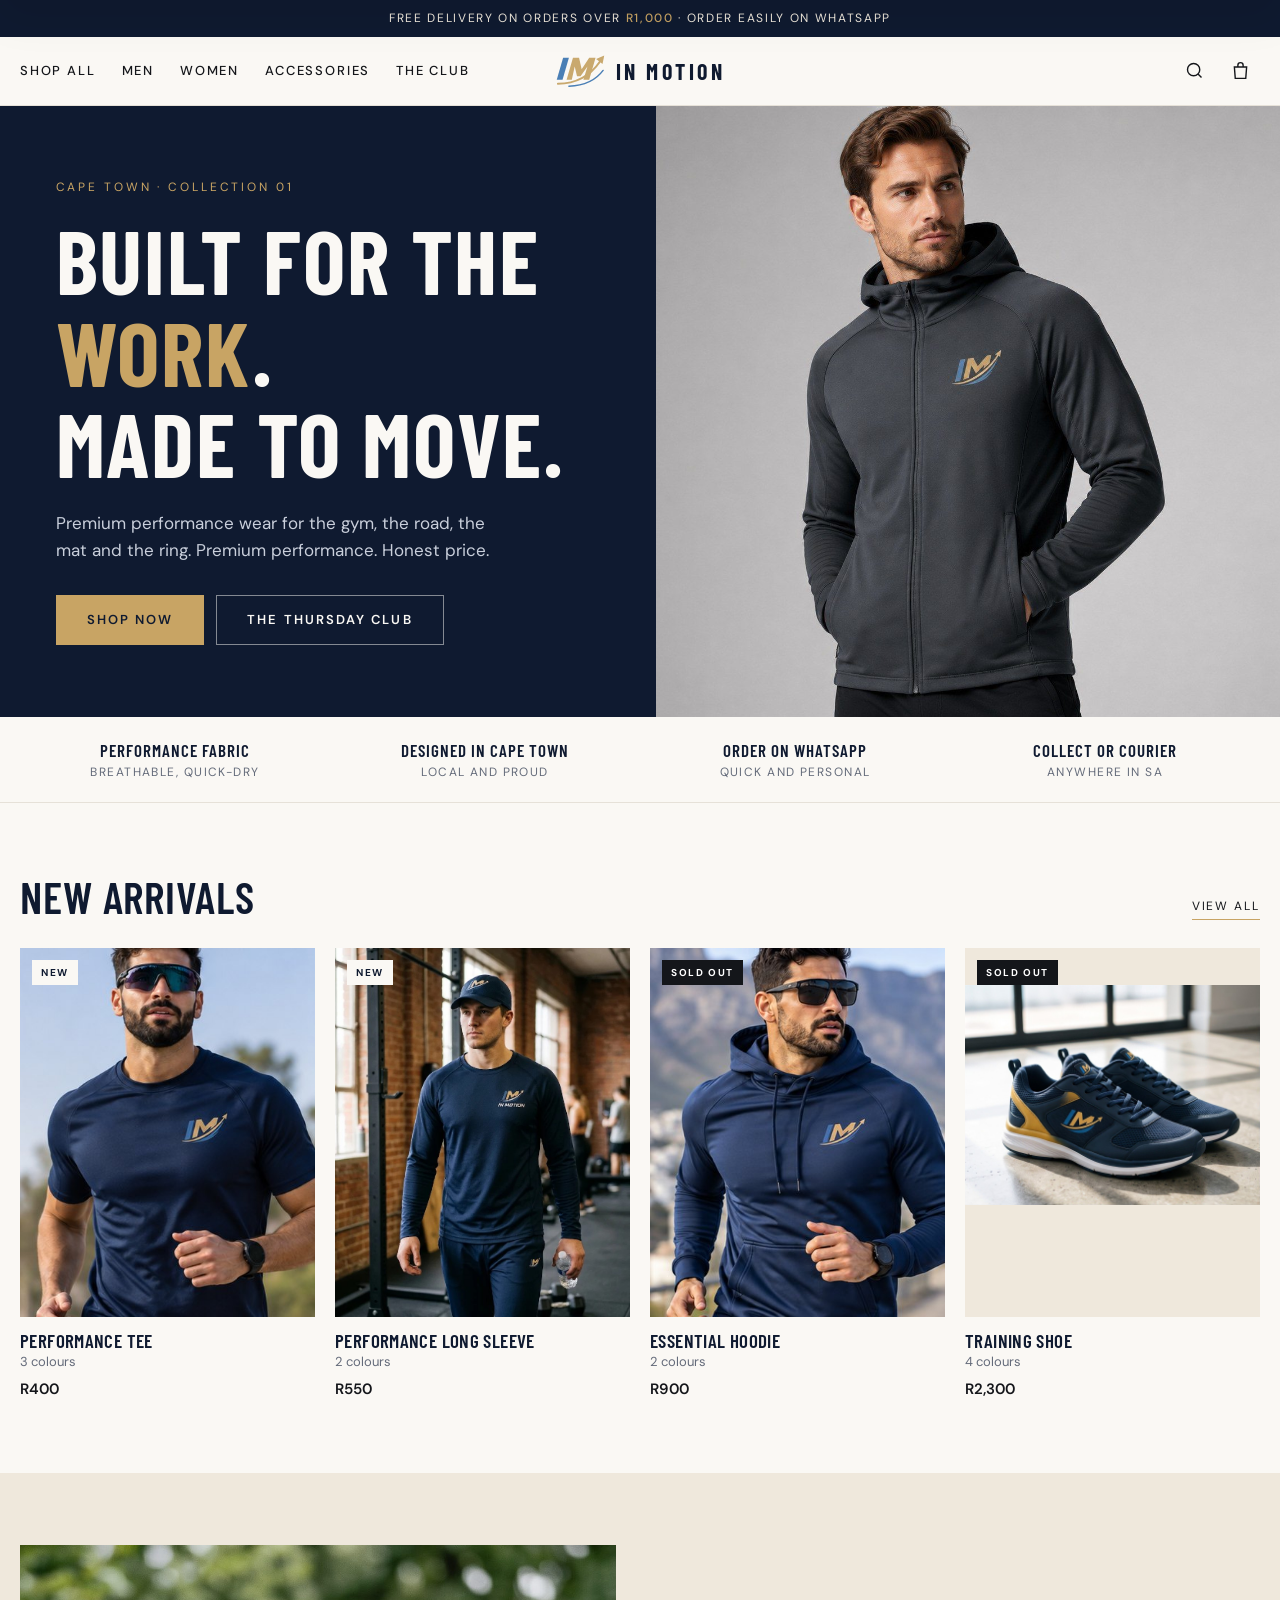
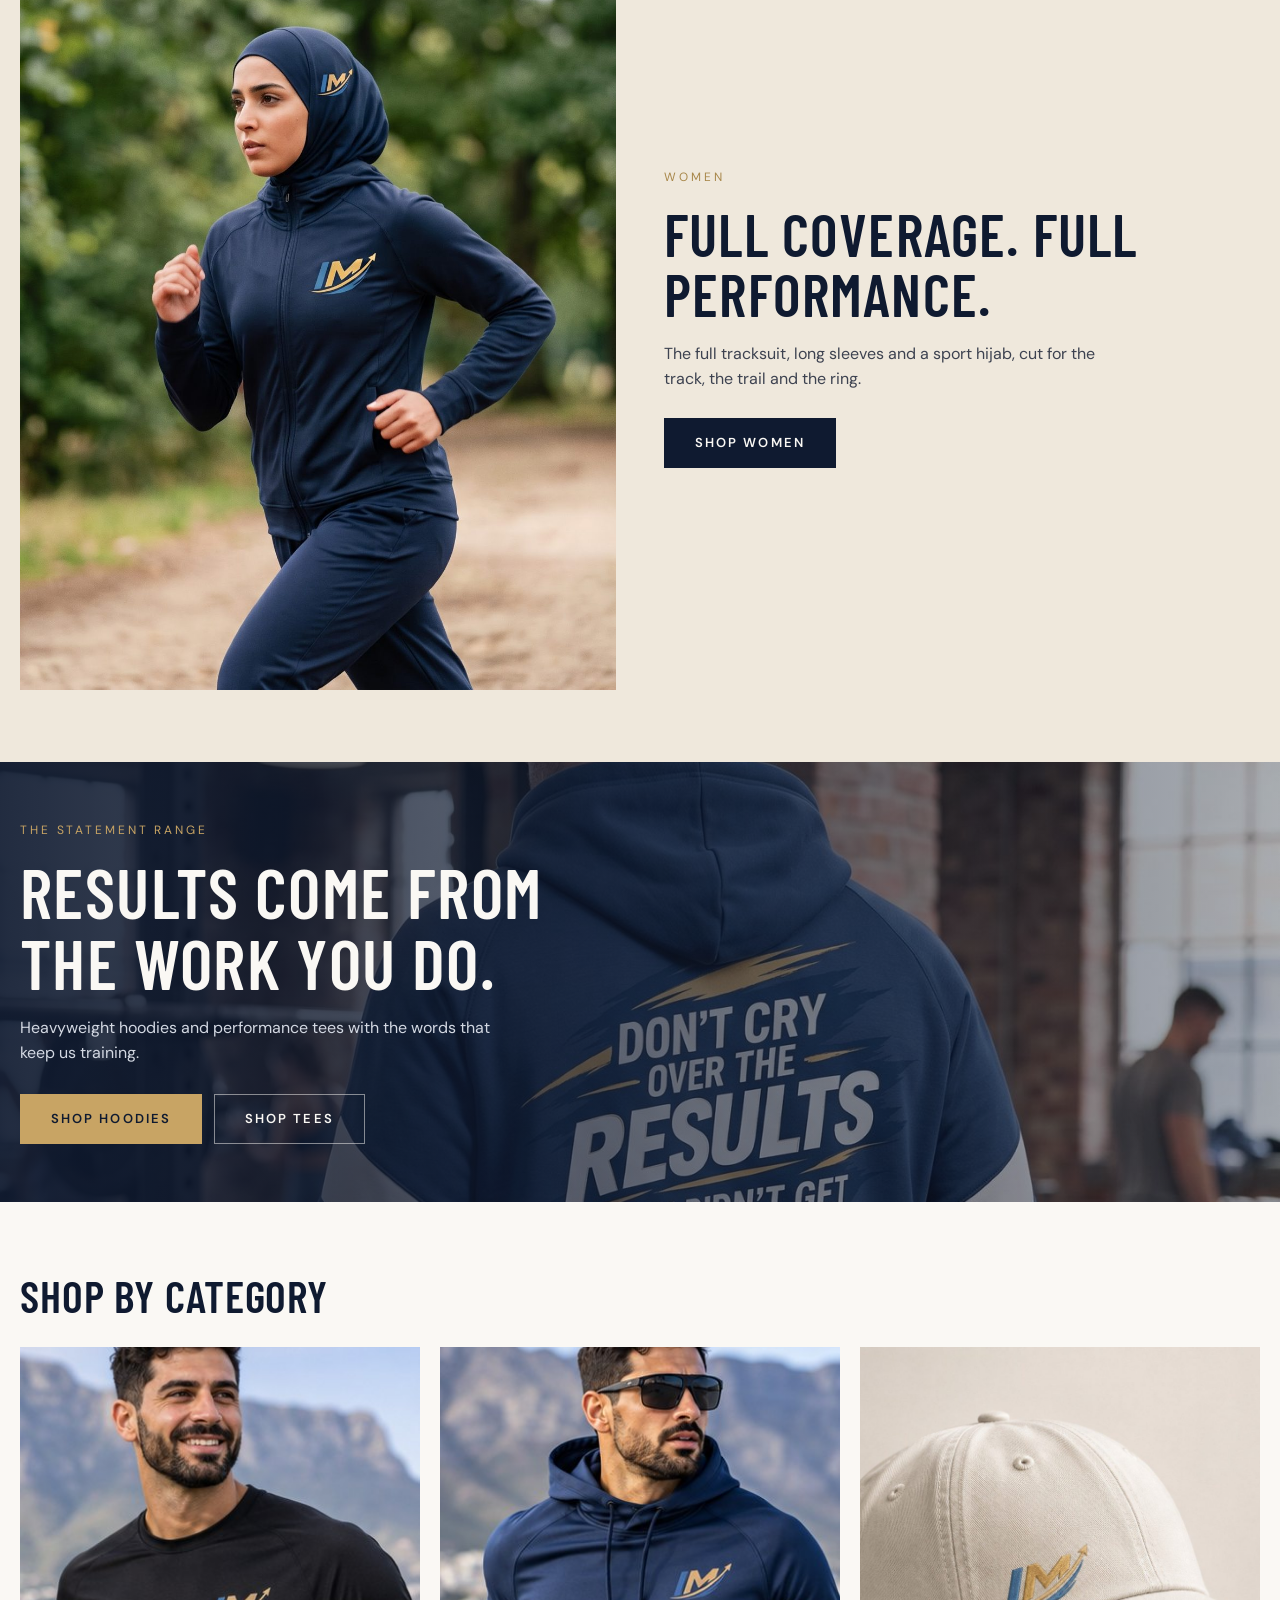
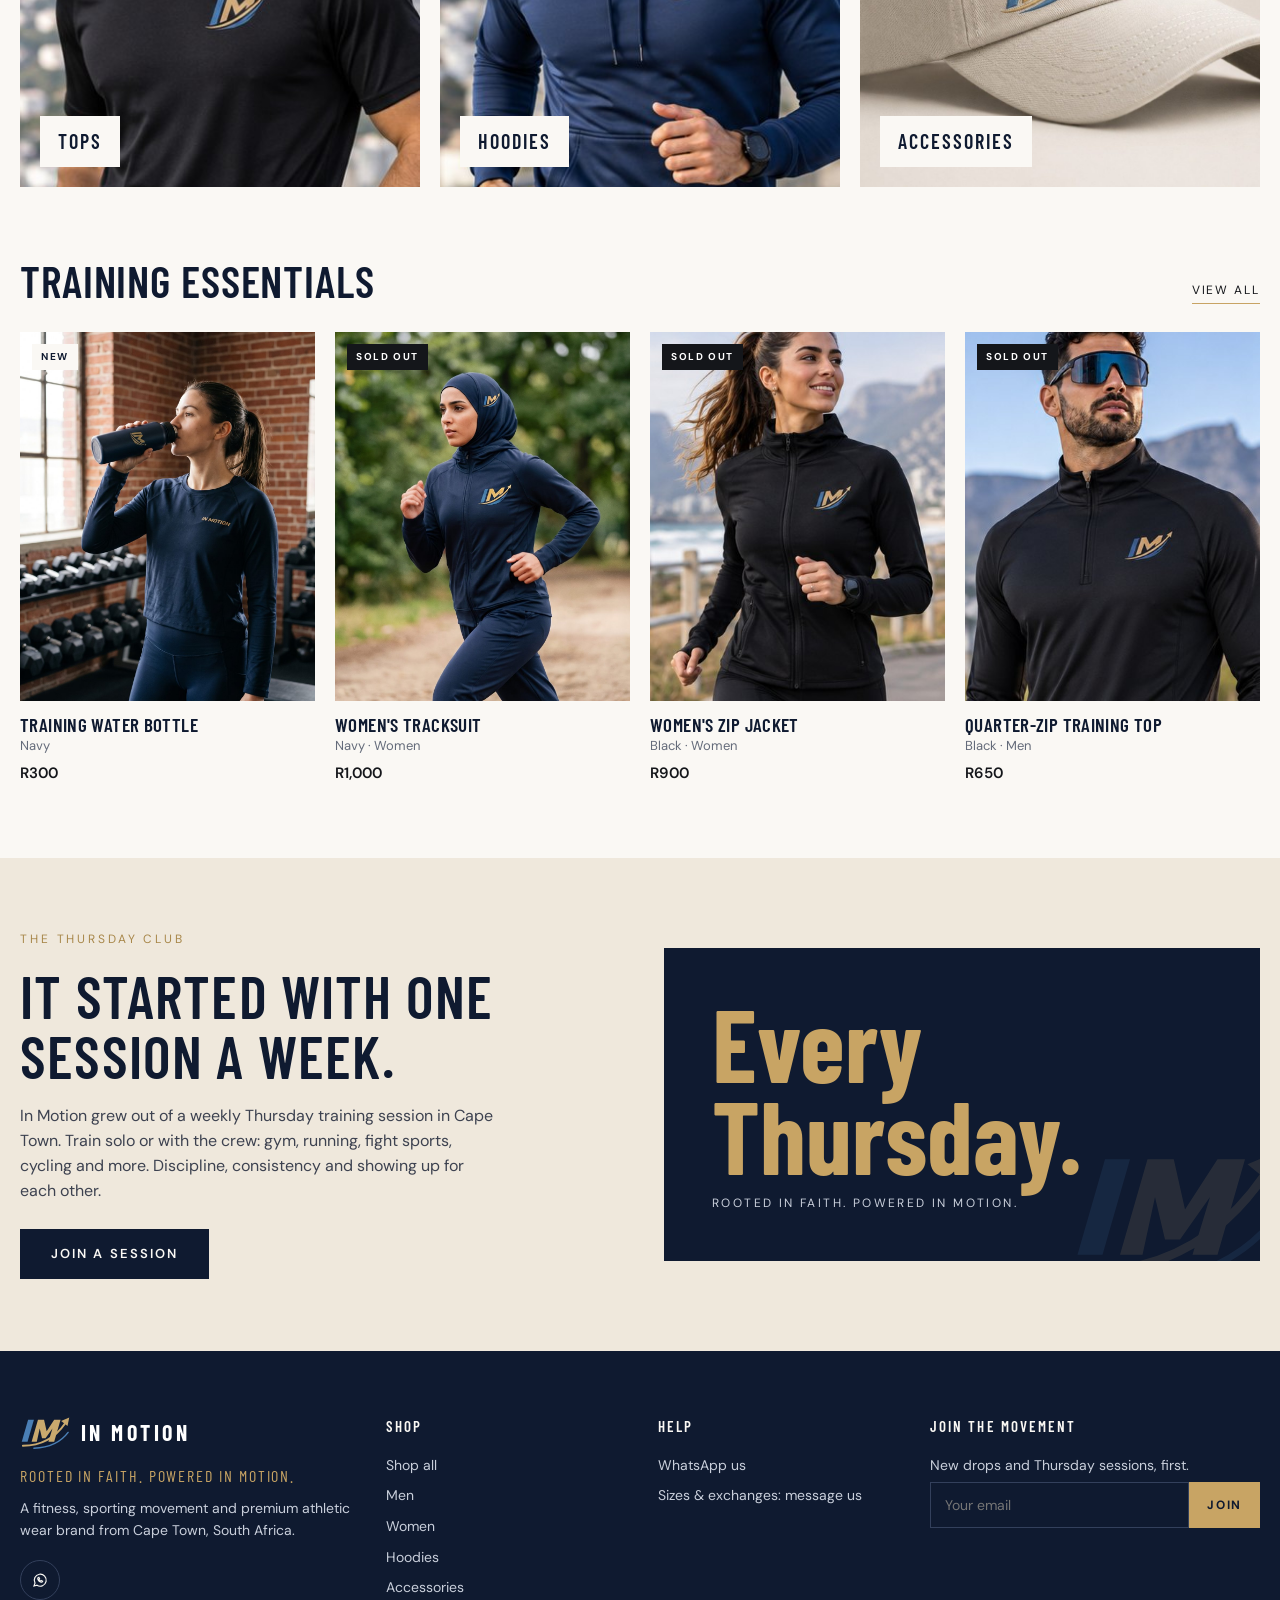
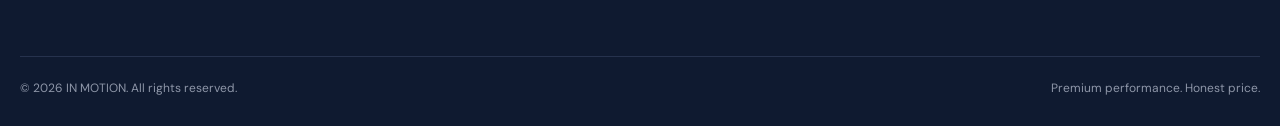
<file: index.html>
<!doctype html>
<html lang="en"><head><meta charset="utf-8"><meta name="viewport" content="width=device-width,initial-scale=1">
<title>IN MOTION | Premium athletic wear, Cape Town</title><meta name="description" content="In Motion: premium athletic wear from Cape Town. Gym, running, fight sports and more.">
<link rel="icon" href="images/logo.svg"><meta property="og:image" content="images/hero.jpg">
<link rel="preconnect" href="https://fonts.googleapis.com"><link rel="preconnect" href="https://fonts.gstatic.com" crossorigin>
<link href="https://fonts.googleapis.com/css2?family=Barlow+Condensed:wght@400;500;600;700&family=DM+Sans:opsz,wght@9..40,400;9..40,500;9..40,700&display=swap" rel="stylesheet">
<link rel="stylesheet" href="style.css"></head>
<body data-page="home">
<section class="hero"><div class="hero-grid">
  <div class="hero-copy">
    <div class="eyebrow">Cape Town · Collection 01</div>
    <h1>Built for the <em>work</em>.<br>Made to move.</h1>
    <p>Premium performance wear for the gym, the road, the mat and the ring. Premium performance. Honest price.</p>
    <div class="btns"><a class="btn btn-gold" href="shop.html">Shop now</a><a class="btn btn-line" href="#club">The Thursday Club</a></div>
  </div>
  <div class="hero-img" role="img" aria-label="Athlete wearing the In Motion training zip hoodie"></div>
</div></section>

<div class="strip"><div class="wrap">
  <div class="item"><b>Performance fabric</b>Breathable, quick-dry</div>
  <div class="item"><b>Designed in Cape Town</b>Local and proud</div>
  <div class="item"><b>Order on WhatsApp</b>Quick and personal</div>
  <div class="item"><b>Collect or courier</b>Anywhere in SA</div>
</div></div>

<section class="block"><div class="wrap">
  <div class="sec-head"><h2>New arrivals</h2><a href="shop.html">View all</a></div>
  <div class="grid" id="newArrivals"></div>
</div></section>

<section class="block women"><div class="wrap women-grid">
  <img src="images/women-tracksuit.jpg" alt="Athlete running in the In Motion women's tracksuit" loading="lazy">
  <div>
    <div class="eyebrow" style="color:var(--gold-d)">Women</div>
    <h2>Full coverage. Full performance.</h2>
    <p>The full tracksuit, long sleeves and a sport hijab, cut for the track, the trail and the ring.</p>
    <div class="btns"><a class="btn btn-dark" href="shop.html?g=Women">Shop women</a></div>
  </div>
</div></section>

<section class="banner" style="background-image:url(images/banner-results.jpg);background-position:center 30%"><div class="wrap">
  <div class="eyebrow">The statement range</div>
  <h2>Results come from the work you do.</h2>
  <p>Heavyweight hoodies and performance tees with the words that keep us training.</p>
  <div class="btns"><a class="btn btn-gold" href="shop.html?c=Hoodies">Shop hoodies</a><a class="btn btn-line" href="shop.html?c=Tops">Shop tees</a></div>
</div></section>

<section class="block"><div class="wrap">
  <div class="sec-head"><h2>Shop by category</h2></div>
  <div class="cats">
    <a class="cat" href="shop.html?c=Tops"><img src="images/tee-black-man.jpg" alt="" loading="lazy"><span>Tops</span></a>
    <a class="cat" href="shop.html?c=Hoodies"><img src="images/hoodie-navy-man.jpg" alt="" loading="lazy"><span>Hoodies</span></a>
    <a class="cat" href="shop.html?c=Accessories"><img src="images/cap-cream.jpg" alt="" loading="lazy"><span>Accessories</span></a>
  </div>
</div></section>

<section class="block" style="padding-top:0"><div class="wrap">
  <div class="sec-head"><h2>Training essentials</h2><a href="shop.html">View all</a></div>
  <div class="grid" id="essentials"></div>
</div></section>

<section class="block club" id="club"><div class="wrap">
  <div>
    <div class="eyebrow" style="color:var(--gold-d)">The Thursday Club</div>
    <h2>It started with one session a week.</h2>
    <p>In Motion grew out of a weekly Thursday training session in Cape Town. Train solo or with the crew: gym, running, fight sports, cycling and more. Discipline, consistency and showing up for each other.</p>
    <a class="btn btn-dark" id="joinClub" href="#">Join a session</a>
  </div>
  <div class="club-card"><div class="big">Every<br>Thursday.</div><div class="small">Rooted in Faith. Powered in Motion.</div><img src="images/logo.svg" alt=""></div>
</div></section>
<script>document.getElementById('joinClub').onclick=function(e){e.preventDefault();window.open('https://wa.me/'+(STORE.whatsapp||'').replace(/\D/g,'')+'?text='+encodeURIComponent('Hi In Motion, I would like to join a Thursday session.'),'_blank')}</script>
<script src="config.js"></script><script src="app.js"></script></body></html>
</file>
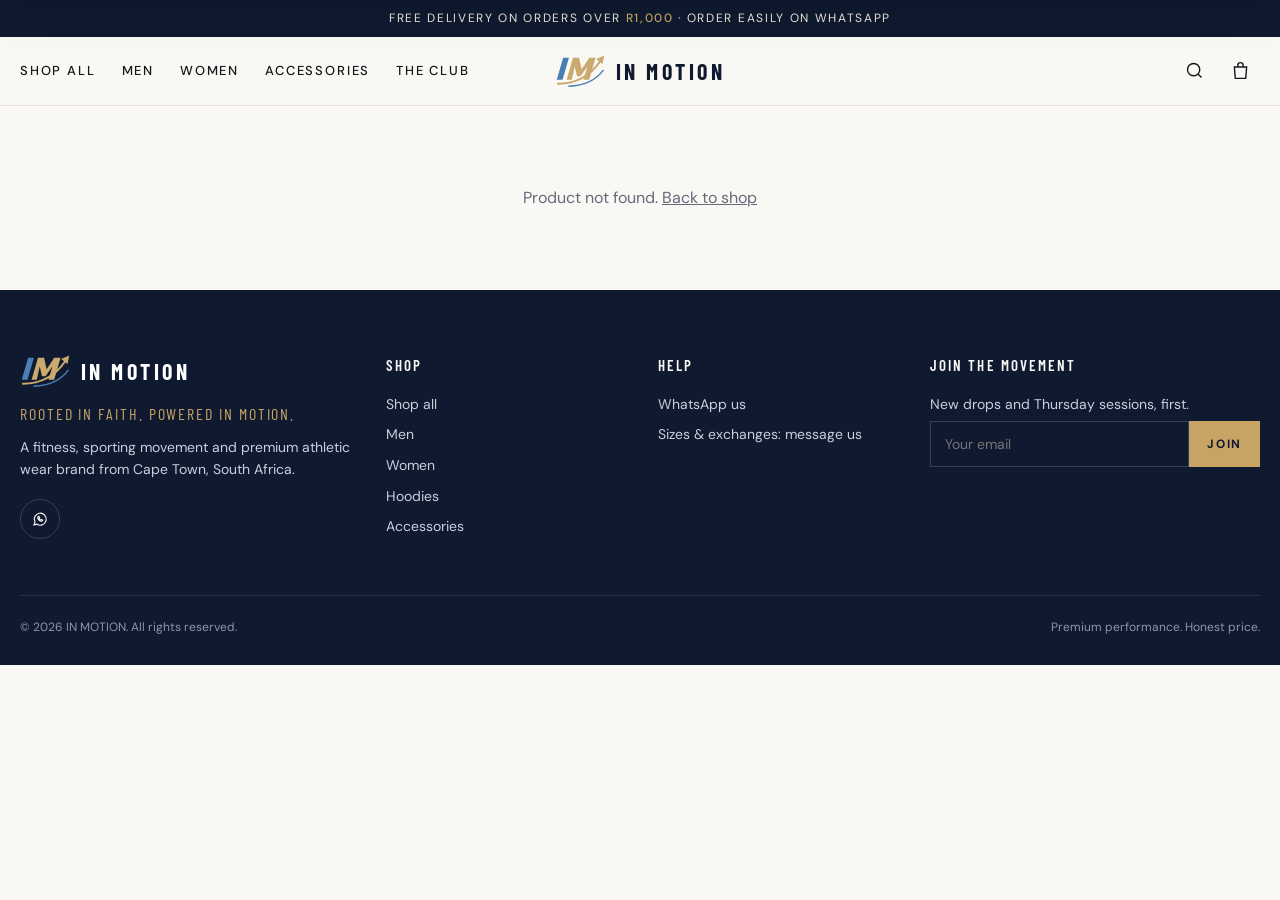
<file: product.html>
<!doctype html>
<html lang="en"><head><meta charset="utf-8"><meta name="viewport" content="width=device-width,initial-scale=1">
<title>IN MOTION</title><meta name="description" content="In Motion: premium athletic wear from Cape Town. Gym, running, fight sports and more.">
<link rel="icon" href="images/logo.svg"><meta property="og:image" content="images/hero.jpg">
<link rel="preconnect" href="https://fonts.googleapis.com"><link rel="preconnect" href="https://fonts.gstatic.com" crossorigin>
<link href="https://fonts.googleapis.com/css2?family=Barlow+Condensed:wght@400;500;600;700&family=DM+Sans:opsz,wght@9..40,400;9..40,500;9..40,700&display=swap" rel="stylesheet">
<link rel="stylesheet" href="style.css"></head>
<body data-page="product">
<main class="wrap" id="pdp"><div class="msg">Loading…</div></main>
<script src="config.js"></script><script src="app.js"></script></body></html>
</file>
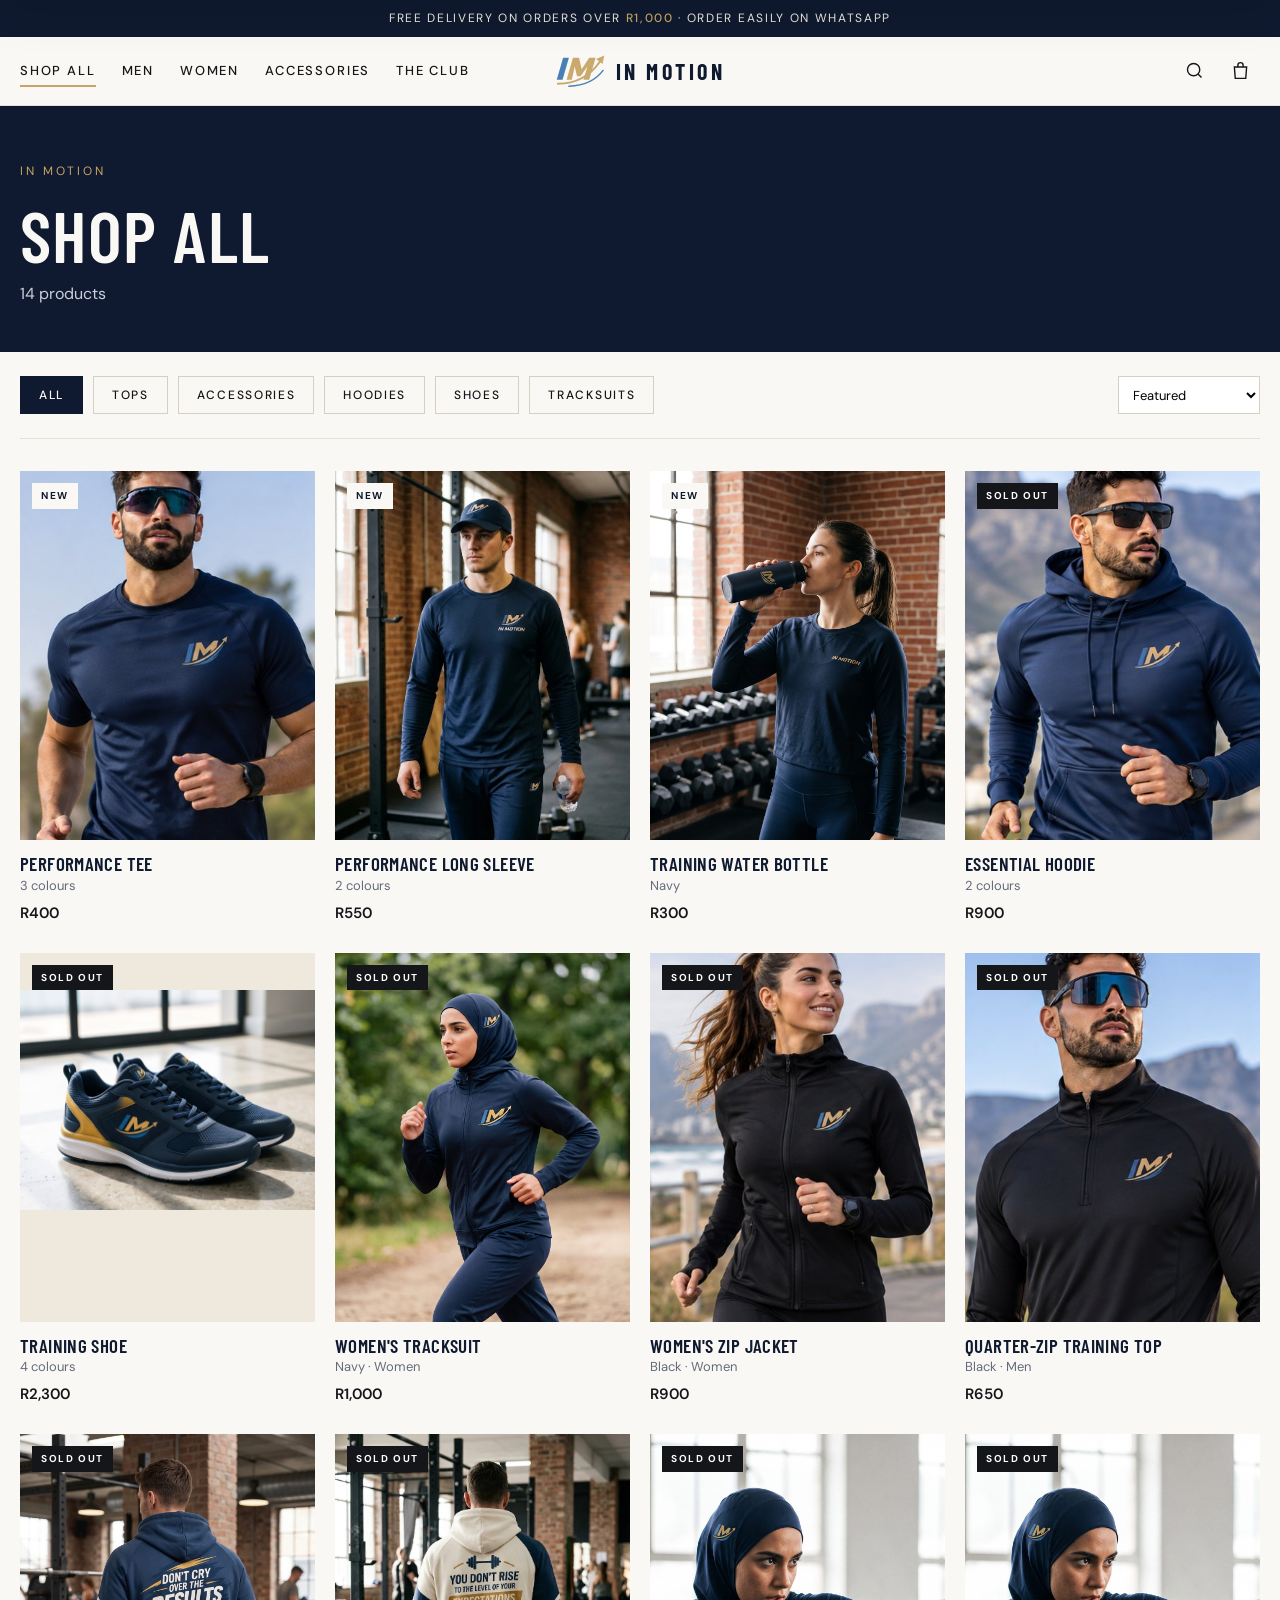
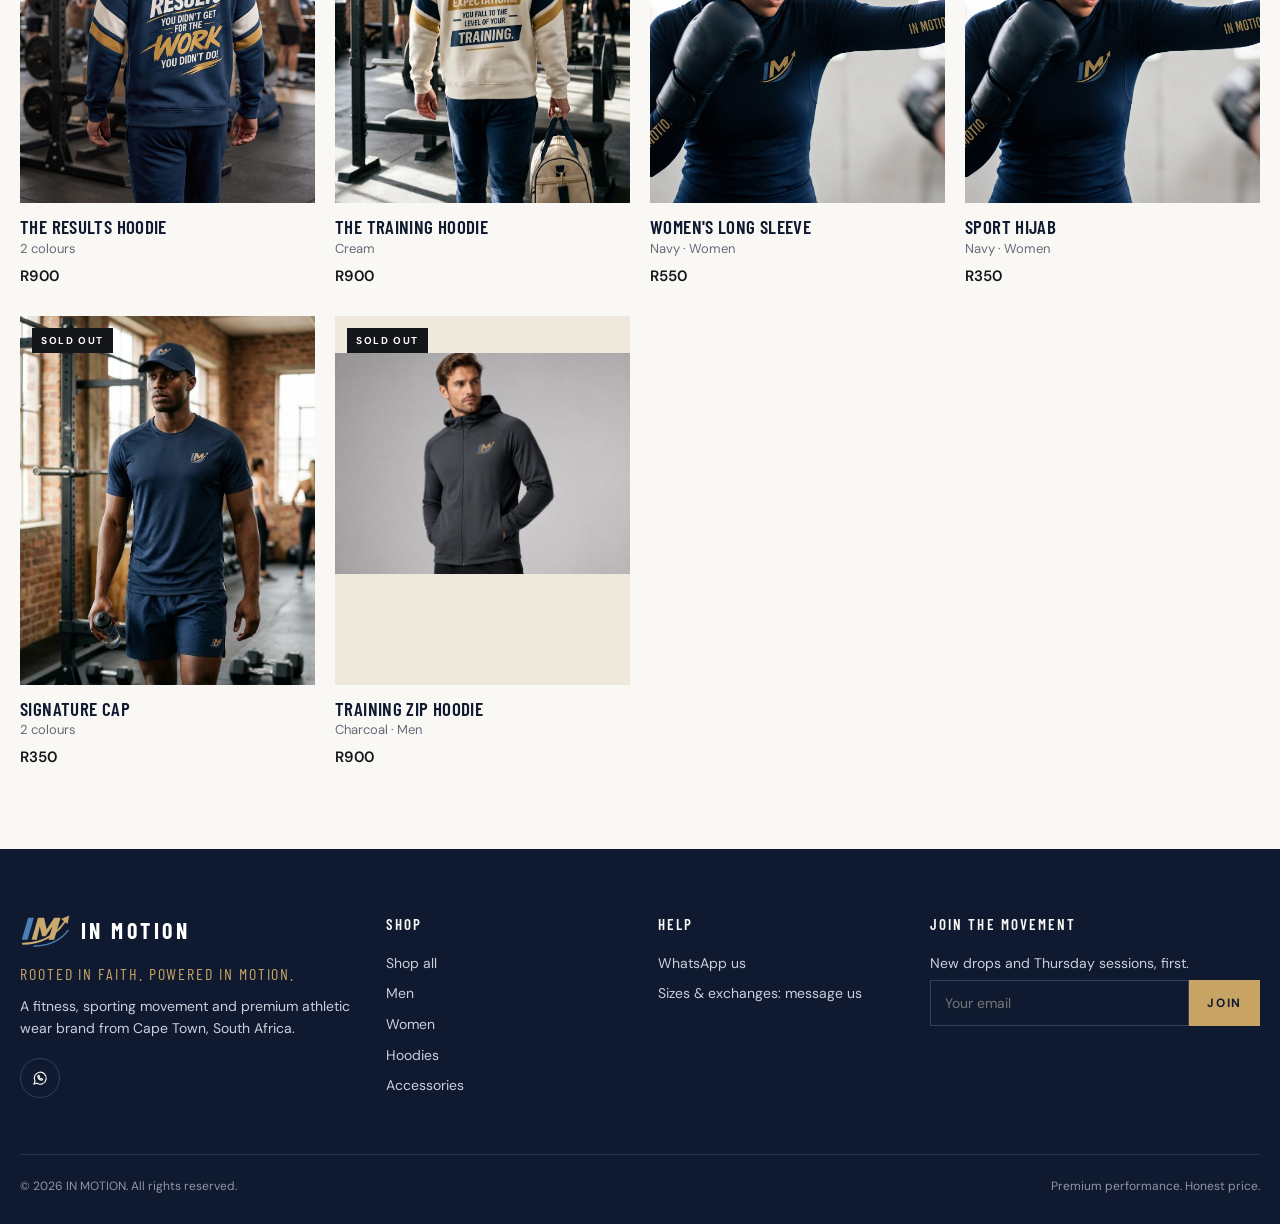
<file: shop.html>
<!doctype html>
<html lang="en"><head><meta charset="utf-8"><meta name="viewport" content="width=device-width,initial-scale=1">
<title>Shop | IN MOTION</title><meta name="description" content="In Motion: premium athletic wear from Cape Town. Gym, running, fight sports and more.">
<link rel="icon" href="images/logo.svg"><meta property="og:image" content="images/hero.jpg">
<link rel="preconnect" href="https://fonts.googleapis.com"><link rel="preconnect" href="https://fonts.gstatic.com" crossorigin>
<link href="https://fonts.googleapis.com/css2?family=Barlow+Condensed:wght@400;500;600;700&family=DM+Sans:opsz,wght@9..40,400;9..40,500;9..40,700&display=swap" rel="stylesheet">
<link rel="stylesheet" href="style.css"></head>
<body data-page="shop">
<section class="page-head"><div class="wrap"><div class="eyebrow">In Motion</div><h1 id="shopTitle">Shop all</h1><p id="shopCount"></p></div></section>
<div class="wrap">
  <div class="filters"><div id="chips" style="display:flex;gap:10px;flex-wrap:wrap"></div>
    <select id="sort" aria-label="Sort"><option value="featured">Featured</option><option value="low">Price: low to high</option><option value="high">Price: high to low</option></select></div>
  <div class="grid" id="shopGrid" style="margin-bottom:80px"></div>
</div>
<script src="config.js"></script><script src="app.js"></script></body></html>
</file>
<file: style.css>
:root{
  --navy:#0F1A30; --navy-2:#17243F; --gold:#C8A464; --gold-d:#a8874a; --blue:#4A7FB5;
  --sand:#EFE8DC; --ivory:#FAF8F4; --ink:#14161a; --muted:#646B7A; --line:#e6e1d8; --red:#B5553F;
  --head:'Barlow Condensed',Arial Narrow,sans-serif; --body:'DM Sans',Arial,sans-serif;
}
*{box-sizing:border-box;margin:0;padding:0}
html{scroll-behavior:smooth}
body{font-family:var(--body);color:var(--ink);background:var(--ivory);line-height:1.55;-webkit-font-smoothing:antialiased}
img{max-width:100%;display:block}
a{color:inherit;text-decoration:none}
button{font:inherit;cursor:pointer;border:0;background:none;color:inherit}
.wrap{max-width:1280px;margin:0 auto;padding:0 20px}
h1,h2,h3,.head{font-family:var(--head);text-transform:uppercase;letter-spacing:.02em;line-height:1.02;font-weight:600}

/* announcement + header */
.announce{background:var(--navy);color:var(--sand);text-align:center;font-size:12px;letter-spacing:.14em;text-transform:uppercase;padding:9px 16px}
.announce b{color:var(--gold);font-weight:500}
header.site{position:sticky;top:0;z-index:40;background:rgba(250,248,244,.96);backdrop-filter:blur(8px);border-bottom:1px solid var(--line)}
.nav{display:grid;grid-template-columns:1fr auto 1fr;align-items:center;height:68px}
.nav-links{display:flex;gap:26px;font-size:13px;letter-spacing:.14em;text-transform:uppercase;font-weight:500}
.nav-links a{position:relative;padding:4px 0}
.nav-links a:hover::after,.nav-links a.on::after{content:"";position:absolute;left:0;right:0;bottom:-2px;height:1.5px;background:var(--gold)}
.brand{display:flex;align-items:center;gap:10px}
.brand img{height:34px;width:auto}
.brand span{font-family:var(--head);font-weight:700;font-size:22px;letter-spacing:.16em;color:var(--navy)}
.nav-icons{display:flex;justify-content:flex-end;gap:6px}
.icon-btn{width:40px;height:40px;display:grid;place-items:center;border-radius:50%;position:relative}
.icon-btn:hover{background:var(--sand)}
.icon-btn svg{width:21px;height:21px;stroke:currentColor;fill:none;stroke-width:1.6}
.count{position:absolute;top:3px;right:2px;min-width:17px;height:17px;border-radius:9px;background:var(--gold);color:var(--navy);font-size:10px;font-weight:700;display:grid;place-items:center;padding:0 4px}
.count[hidden]{display:none}
.menu-btn{display:none}
.mobile-nav{display:none}

/* hero */
.hero{background:var(--navy);color:var(--ivory);overflow:hidden}
.hero-grid{display:grid;grid-template-columns:1.05fr 1fr;min-height:560px}
.hero-copy{padding:72px 56px 72px 20px;display:flex;flex-direction:column;justify-content:center;max-width:620px;margin-left:auto}
.eyebrow{font-size:12px;letter-spacing:.24em;text-transform:uppercase;color:var(--gold);margin-bottom:18px}
.hero h1{font-size:clamp(46px,7vw,92px);font-weight:700}
.hero h1 em{font-style:normal;color:var(--gold)}
.hero p{color:#c9cfdb;font-size:17px;max-width:440px;margin:22px 0 32px}
.hero-img{background:#bfc2c6 url(images/hero.jpg) center 20%/cover}
.btns{display:flex;gap:12px;flex-wrap:wrap}
.btn{display:inline-flex;align-items:center;justify-content:center;gap:8px;height:50px;padding:0 30px;font-size:13px;letter-spacing:.16em;text-transform:uppercase;font-weight:600;border:1.5px solid transparent;transition:.2s}
.btn-gold{background:var(--gold);color:var(--navy)}
.btn-gold:hover{background:#d6b679}
.btn-line{border-color:rgba(250,248,244,.5);color:var(--ivory)}
.btn-line:hover{border-color:var(--ivory)}
.btn-dark{background:var(--navy);color:var(--ivory)}
.btn-dark:hover{background:var(--navy-2)}
.btn-wa{background:#1f8f4e;color:#fff}
.btn-wa:hover{background:#18763f}
.btn[disabled]{opacity:.45;cursor:not-allowed}

/* values strip */
.strip{border-bottom:1px solid var(--line);background:var(--ivory)}
.strip .wrap{display:grid;grid-template-columns:repeat(4,1fr)}
.strip div.item{padding:20px 12px;text-align:center;font-size:12px;letter-spacing:.12em;text-transform:uppercase;color:var(--muted)}
.strip b{display:block;color:var(--navy);font-family:var(--head);font-size:17px;letter-spacing:.06em;font-weight:600}

/* sections */
section.block{padding:72px 0}
.sec-head{display:flex;justify-content:space-between;align-items:end;gap:16px;margin-bottom:28px}
.sec-head h2{font-size:clamp(30px,4vw,44px);color:var(--navy)}
.sec-head a{font-size:12px;letter-spacing:.16em;text-transform:uppercase;border-bottom:1.5px solid var(--gold);padding-bottom:3px;white-space:nowrap}

/* product grid */
.grid{display:grid;grid-template-columns:repeat(4,1fr);gap:28px 20px}
.grid.three{grid-template-columns:repeat(3,1fr)}
.card{position:relative;display:flex;flex-direction:column}
.phwrap{position:relative}
.card .ph{display:block;position:relative;aspect-ratio:4/5;background:var(--sand);overflow:hidden}
.card .ph img{width:100%;height:100%;object-fit:cover;transition:opacity .4s,transform .6s}
.card .ph img.alt{position:absolute;inset:0;opacity:0}
.card:hover .ph img.alt{opacity:1}
.card:hover .ph img:first-child{transform:scale(1.03)}
.badge{position:absolute;top:12px;left:12px;background:var(--ivory);color:var(--navy);font-size:10px;letter-spacing:.16em;text-transform:uppercase;font-weight:700;padding:5px 9px;z-index:2}
.badge.sale{background:var(--red);color:#fff}
.badge.out{background:var(--ink);color:#fff}
.quick{position:absolute;left:12px;right:12px;bottom:12px;z-index:2;opacity:0;transform:translateY(8px);transition:.25s}
.card:hover .quick{opacity:1;transform:none}
.quick .btn{width:100%;height:44px;background:var(--ivory);color:var(--navy)}
.quick .btn:hover{background:var(--navy);color:var(--ivory)}
.card .meta{padding-top:14px}
.card h3{font-size:19px;color:var(--navy);font-weight:600}
.card .sub{font-size:13px;color:var(--muted);margin-top:2px}
.price{margin-top:6px;font-weight:600;font-size:15px}
.price s{color:var(--muted);font-weight:400;margin-left:8px}
.price .now{color:var(--red)}

/* banner */
.banner{position:relative;background:var(--navy) center/cover;color:var(--ivory);min-height:440px;display:flex;align-items:center}
.banner::before{content:"";position:absolute;inset:0;background:linear-gradient(90deg,rgba(15,26,48,.92),rgba(15,26,48,.35))}
.banner .wrap{position:relative;width:100%}
.banner h2{font-size:clamp(38px,5.4vw,72px);max-width:620px}
.banner p{color:#d3d8e2;max-width:480px;margin:18px 0 28px}

/* categories */
.cats{display:grid;grid-template-columns:repeat(3,1fr);gap:20px}
.cat{position:relative;aspect-ratio:1/1.1;overflow:hidden;background:var(--sand)}
.cat img{width:100%;height:100%;object-fit:cover;transition:transform .6s}
.cat:hover img{transform:scale(1.04)}
.cat span{position:absolute;left:20px;bottom:20px;background:var(--ivory);color:var(--navy);font-family:var(--head);font-size:20px;letter-spacing:.1em;text-transform:uppercase;padding:10px 18px;font-weight:600}

/* club */
.club{background:var(--sand)}
.club .wrap{display:grid;grid-template-columns:1fr 1fr;gap:48px;align-items:center}
.club h2{font-size:clamp(36px,4.6vw,60px);color:var(--navy)}
.club p{color:#3d4250;margin:18px 0 26px;max-width:480px}
.club-card{background:var(--navy);color:var(--ivory);padding:48px;position:relative;overflow:hidden}
.club-card .big{font-family:var(--head);font-size:clamp(60px,8vw,110px);line-height:.9;font-weight:700;color:var(--gold)}
.club-card .small{letter-spacing:.2em;text-transform:uppercase;font-size:12px;color:#c9cfdb;margin-top:14px}
.club-card img{position:absolute;right:-30px;bottom:-30px;width:220px;opacity:.13}

/* footer */
footer.site{background:var(--navy);color:#c9cfdb;padding:64px 0 28px;font-size:14px}
.foot{display:grid;grid-template-columns:1.4fr 1fr 1fr 1.4fr;gap:36px}
footer h4{font-family:var(--head);color:var(--ivory);text-transform:uppercase;letter-spacing:.14em;font-size:15px;margin-bottom:16px;font-weight:600}
footer li{list-style:none;margin-bottom:9px}
footer a:hover{color:var(--gold)}
footer .slogan{color:var(--gold);font-family:var(--head);text-transform:uppercase;letter-spacing:.12em;margin:14px 0 10px;font-size:16px}
.news{display:flex;margin-top:6px}
.news input{flex:1;min-width:0;height:46px;padding:0 14px;border:1px solid #33405c;background:transparent;color:#fff;font:inherit}
.news button{height:46px;padding:0 18px;background:var(--gold);color:var(--navy);font-weight:700;font-size:12px;letter-spacing:.14em;text-transform:uppercase}
.legal{border-top:1px solid #26324d;margin-top:48px;padding-top:22px;display:flex;justify-content:space-between;gap:16px;font-size:12px;color:#8e96a8;flex-wrap:wrap}

/* drawer */
.overlay{position:fixed;inset:0;background:rgba(10,14,24,.45);opacity:0;pointer-events:none;transition:.25s;z-index:60}
.overlay.on{opacity:1;pointer-events:auto}
.drawer{position:fixed;top:0;right:0;height:100%;width:min(440px,100%);background:var(--ivory);z-index:70;transform:translateX(100%);transition:transform .3s ease;display:flex;flex-direction:column}
.drawer.on{transform:none}
.drawer-head{display:flex;justify-content:space-between;align-items:center;padding:20px 22px;border-bottom:1px solid var(--line)}
.drawer-head h3{font-size:24px;color:var(--navy)}
.drawer-body{flex:1;overflow:auto;padding:8px 22px}
.drawer-foot{border-top:1px solid var(--line);padding:18px 22px 22px}
.line{display:grid;grid-template-columns:76px 1fr auto;gap:14px;padding:16px 0;border-bottom:1px solid var(--line)}
.line img{width:76px;height:95px;object-fit:cover;background:var(--sand)}
.line h4{font-family:var(--head);text-transform:uppercase;font-size:17px;color:var(--navy);font-weight:600}
.line .sub{font-size:13px;color:var(--muted)}
.qty{display:inline-flex;align-items:center;border:1px solid var(--line);margin-top:8px}
.qty button{width:30px;height:30px}
.qty span{min-width:26px;text-align:center;font-size:14px}
.remove{font-size:12px;color:var(--muted);text-decoration:underline;margin-top:6px}
.empty{text-align:center;padding:60px 10px;color:var(--muted)}
.row{display:flex;justify-content:space-between;margin:6px 0;font-size:14px}
.row.total{font-weight:700;font-size:17px;margin:12px 0 16px;color:var(--navy)}
.field{margin-bottom:12px}
.field label{display:block;font-size:11px;letter-spacing:.14em;text-transform:uppercase;color:var(--muted);margin-bottom:5px}
.field input,.field select,.field textarea{width:100%;border:1px solid #d6d0c4;background:#fff;height:44px;padding:0 12px;font:inherit;font-size:15px}
.field textarea{height:70px;padding:10px 12px;resize:vertical}
.note{font-size:12px;color:var(--muted);margin-top:10px;text-align:center}

/* search */
.search{position:fixed;left:0;right:0;top:0;background:var(--ivory);z-index:70;padding:22px 0 28px;transform:translateY(-102%);transition:transform .3s;box-shadow:0 20px 40px rgba(0,0,0,.08)}
.search.on{transform:none}
.search input{width:100%;height:56px;border:0;border-bottom:2px solid var(--navy);background:transparent;font-family:var(--head);font-size:28px;text-transform:uppercase;letter-spacing:.04em;outline:none}
.results{display:grid;grid-template-columns:repeat(auto-fill,minmax(140px,1fr));gap:16px;margin-top:20px;max-height:60vh;overflow:auto}
.results a img{aspect-ratio:4/5;object-fit:cover;width:100%;background:var(--sand)}
.results a div{font-size:13px;margin-top:6px}

/* shop page */
.page-head{background:var(--navy);color:var(--ivory);padding:56px 0 46px}
.page-head h1{font-size:clamp(42px,6vw,72px)}
.page-head p{color:#c9cfdb;margin-top:10px}
.filters{display:flex;gap:10px;flex-wrap:wrap;padding:24px 0;border-bottom:1px solid var(--line);margin-bottom:32px;align-items:center}
.chip{height:38px;padding:0 18px;border:1px solid #d6d0c4;font-size:12px;letter-spacing:.14em;text-transform:uppercase;font-weight:500}
.chip.on,.chip:hover{background:var(--navy);color:var(--ivory);border-color:var(--navy)}
.filters select{margin-left:auto;height:38px;border:1px solid #d6d0c4;background:#fff;padding:0 10px;font:inherit;font-size:13px}

/* product page */
.pdp{display:grid;grid-template-columns:1.2fr 1fr;gap:56px;padding:40px 0 80px}
.gallery{display:grid;gap:12px}
.gallery .main{aspect-ratio:4/5;background:var(--sand);overflow:hidden}
.gallery .main img{width:100%;height:100%;object-fit:cover}
.thumbs{display:flex;gap:10px}
.thumbs button{width:84px;aspect-ratio:4/5;background:var(--sand);border:1.5px solid transparent;overflow:hidden}
.thumbs button.on{border-color:var(--navy)}
.thumbs img{width:100%;height:100%;object-fit:cover}
.crumbs{font-size:12px;letter-spacing:.12em;text-transform:uppercase;color:var(--muted);padding-top:24px}
.info{position:sticky;top:96px;align-self:start}
.info h1{font-size:clamp(36px,4vw,54px);color:var(--navy)}
.info .price{font-size:22px;margin:12px 0 20px}
.info .desc{color:#3d4250;margin-bottom:24px}
.opt-label{font-size:11px;letter-spacing:.16em;text-transform:uppercase;color:var(--muted);margin-bottom:10px}
.sizes{display:flex;gap:8px;flex-wrap:wrap;margin-bottom:22px}
.size{min-width:52px;height:46px;padding:0 12px;border:1px solid #cfc8bb;font-weight:600;font-size:14px}
.size.on{background:var(--navy);color:var(--ivory);border-color:var(--navy)}
.size:hover{border-color:var(--navy)}
.buy{display:grid;grid-template-columns:auto 1fr;gap:10px;margin-bottom:10px}
.buy .qty{margin:0;height:50px}
.buy .qty button{height:48px;width:40px}
.perks{margin-top:26px;border-top:1px solid var(--line)}
.perks div{padding:14px 0;border-bottom:1px solid var(--line);font-size:14px;color:#3d4250}
.perks b{color:var(--navy)}
.toast{position:fixed;bottom:22px;left:50%;transform:translate(-50%,30px);background:var(--navy);color:var(--ivory);padding:14px 22px;font-size:14px;opacity:0;transition:.3s;z-index:90;pointer-events:none}
.toast.on{opacity:1;transform:translate(-50%,0)}
.msg{padding:80px 0;text-align:center;color:var(--muted)}

@media (max-width:980px){
  .grid{grid-template-columns:repeat(2,1fr)}
  .grid.three{grid-template-columns:repeat(2,1fr)}
  .hero-grid{grid-template-columns:1fr}
  .hero-img{min-height:380px;order:-1}
  .hero-copy{padding:44px 20px 52px;margin:0}
  .foot{grid-template-columns:1fr 1fr}
  .club .wrap{grid-template-columns:1fr}
  .pdp{grid-template-columns:1fr;gap:28px}
  .info{position:static}
  .cats{grid-template-columns:1fr 1fr 1fr;gap:10px}
  .cat span{left:10px;bottom:10px;font-size:15px;padding:7px 10px}
}
@media (max-width:760px){
  .nav{grid-template-columns:auto 1fr auto}
  .nav-links{display:none}
  .menu-btn{display:grid}
  .brand{justify-content:center}
  .brand span{font-size:19px}
  .mobile-nav.on{display:flex;flex-direction:column;border-top:1px solid var(--line);padding:6px 20px 14px}
  .mobile-nav a{padding:12px 0;text-transform:uppercase;letter-spacing:.14em;font-size:13px;border-bottom:1px solid var(--line)}
  .strip .wrap{grid-template-columns:1fr 1fr}
  section.block{padding:52px 0}
  .grid{gap:22px 12px}
  .card h3{font-size:16px}
  .quick{opacity:1;transform:none;left:8px;right:8px;bottom:8px}
  .quick .btn{height:36px;font-size:11px;letter-spacing:.1em;padding:0 8px}
  .cats{grid-template-columns:1fr}
  .cat{aspect-ratio:16/10}
  .foot{grid-template-columns:1fr}
  .filters select{margin-left:0;width:100%}
  .club-card{padding:32px}
}

/* products without a photo yet show the logo */
.card .ph img[src="images/logo.svg"],.gallery .main img[src="images/logo.svg"],.line img[src="images/logo.svg"],.results img[src="images/logo.svg"]{object-fit:contain;padding:22%}

.social{display:flex;gap:10px;margin-top:18px}
.social a{width:40px;height:40px;border:1px solid #33405c;border-radius:50%;display:grid;place-items:center;color:var(--ivory)}
.social a:hover{border-color:var(--gold);color:var(--gold)}
.social svg{width:18px;height:18px;fill:none;stroke:currentColor;stroke-width:1.6}
.cat img,.card .ph img{object-position:center 25%}

.done h4{font-family:var(--head);text-transform:uppercase;font-size:22px;color:var(--navy);margin-bottom:6px}
.done p{font-size:14px;color:#3d4250;margin-bottom:16px}
.btn-line-dark{border-color:var(--navy);color:var(--navy)}
.btn-line-dark:hover{background:var(--navy);color:var(--ivory)}

.women{background:var(--sand)}
.women-grid{display:grid;grid-template-columns:1fr 1fr;gap:48px;align-items:center}
.women-grid img{width:100%;aspect-ratio:4/5;object-fit:cover;object-position:center 20%}
.women h2{font-size:clamp(36px,4.6vw,60px);color:var(--navy)}
.women p{color:#3d4250;margin:18px 0 26px;max-width:460px}
@media (max-width:760px){.women-grid{grid-template-columns:1fr;gap:24px}}

.ph img.wide,.main img.wide,.line img.wide,.results img.wide,.thumbs img.wide{object-fit:contain!important;background:var(--sand)}
.card .ph img.wide,.gallery .main img.wide{padding:0}

/* the whole bag scrolls as one, so checkout is always reachable on short screens */
.drawer{display:block;overflow-y:auto;overscroll-behavior:contain}
.drawer-head{position:sticky;top:0;background:var(--ivory);z-index:2}
.drawer-body{overflow:visible}
.toast{bottom:auto;top:84px}
.thumbs{flex-wrap:wrap}
.thumbs button{width:72px}
.gallery,.info,.pdp>*{min-width:0}

.details{margin:10px 0 2px 18px;display:grid;gap:6px}
.details li{list-style:disc}
</file>
